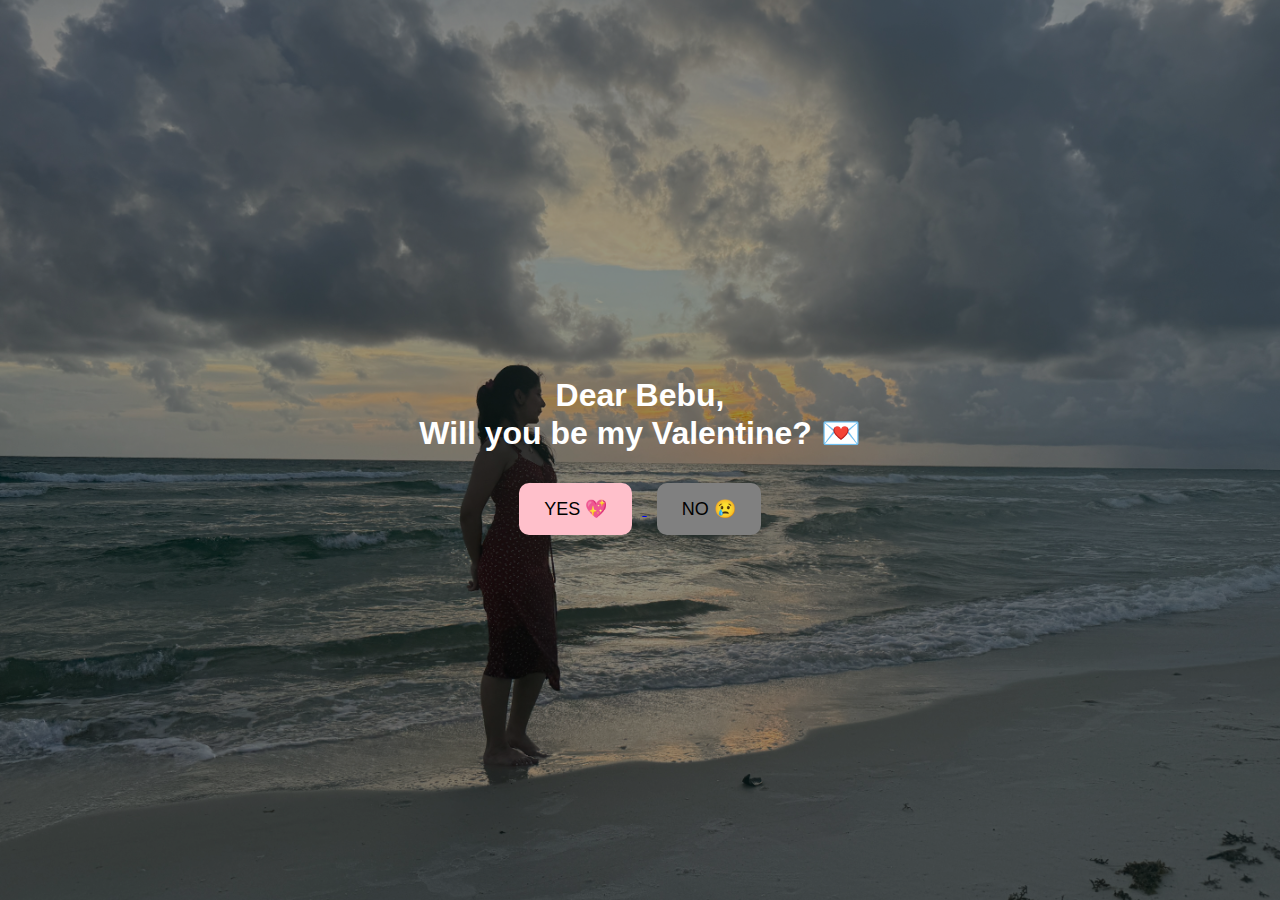
<file: index.html>
<!DOCTYPE html>
<html>
<head>
  <title>Valentine 💖</title>
  <link rel="stylesheet" href="style.css">
</head>
<body>

<div class="container">
  <h1>Dear Bebu,<br>Will you be my Valentine? 💌</h1>

  <div class="buttons">
    <a href="success.html">
      <button id="yesBtn">YES 💖</button>
    </a>

    <a href="areyousure.html">
      <button id="noBtn">NO 😢</button>
    </a>
  </div>
</div>

<script src="script.js"></script>
</body>
</html>
</file>
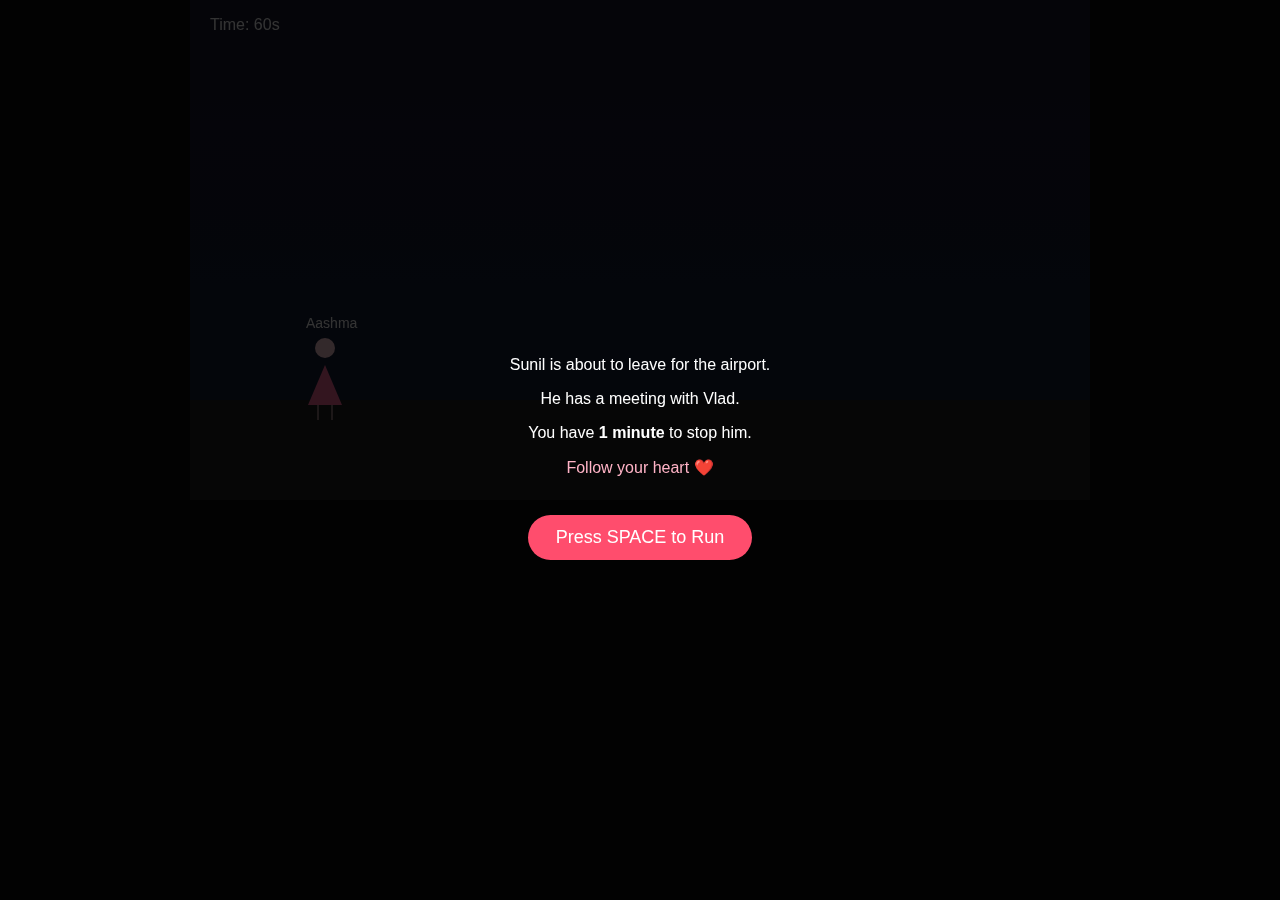
<file: aashma-runner.html>
<!DOCTYPE html>
<html>
<head>
<meta charset="UTF-8">
<title>Stop Sunil 💖</title>

<style>
html,body{
  margin:0;
  padding:0;
  background:#0b0b0b;
  overflow:hidden;
  font-family:Arial,sans-serif;
  color:white;
}
canvas{
  display:block;
  margin:auto;
  background:linear-gradient(#1a1a2e,#16213e);
}

/* OVERLAYS */
.overlay{
  position:absolute;
  inset:0;
  background:rgba(0,0,0,.8);
  display:flex;
  align-items:center;
  justify-content:center;
  text-align:center;
}
.hidden{display:none}
button{
  margin-top:22px;
  padding:12px 28px;
  font-size:18px;
  border-radius:30px;
  border:none;
  cursor:pointer;
  background:#ff4d6d;
  color:white;
}

/* CINEMA */
#cinemaInner{
  position:relative;
  max-width:90vw;
  max-height:90vh;
}
#cinemaImg{
  max-width:90vw;
  max-height:75vh;
  object-fit:contain;
  border-radius:20px;
  display:block;
}
#cinemaText{
  position:absolute;
  bottom:0;
  width:100%;
  padding:18px 22px;
  font-size:22px;
  line-height:1.4;
  background:linear-gradient(transparent, rgba(0,0,0,0.75));
  border-radius:0 0 20px 20px;
}
.fade{
  animation:fadeIn 1.5s ease forwards;
}
@keyframes fadeIn{
  from{opacity:0}
  to{opacity:1}
}
</style>
</head>

<body>

<canvas id="game" width="900" height="500"></canvas>

<!-- START -->
<div id="startScreen" class="overlay">
  <div>
    <p>Sunil is about to leave for the airport.</p>
    <p>He has a meeting with Vlad.</p>
    <p>You have <b>1 minute</b> to stop him.</p>
    <p style="color:#ffb3c6">Follow your heart ❤️</p>
    <button onclick="startGame()">Press SPACE to Run</button>
  </div>
</div>

<!-- LOSE -->
<div id="loseScreen" class="overlay hidden">
  <div>
    <h2>You were too late…</h2>
    <p>He had to leave 💔</p>
    <button onclick="location.reload()">Try Again</button>
  </div>
</div>

<!-- CINEMATIC -->
<div id="cinema" class="overlay hidden">
  <div id="cinemaInner">
    <img id="cinemaImg">
    <div id="cinemaText"></div>
  </div>
</div>

<script>
/* ========== CONFIG ========== */
const GAME_TIME_SECONDS = 60;
const SCENE_DURATION = 5500;
const GIFT_IMAGE_URL = "gift.jpg";

const CINEMA_SCENES = [
  {
    img:"aashma.jpg",
    text:"<b>Aashma:</b> Sunil… don’t go.<br>I love you.<br>I want us to stay together."
  },
  {
    img:"sunil.jpg",
    text:"<b>Sunil:</b> You came all this way for me, Bebu…<br>I’ll cancel my meeting.<br>I’ll stay with you."
  },
  {
    img:"kiss.jpg",
    text:"They stayed together.<br><b>Happily ever after 💞</b>"
  },
  {
    img:"kiss.jpg",
    text:
      "Because you followed your heart…<br>" +
      "Your king has a gift for you 💖<br>" +
      "<button onclick='window.open(\"gift.html\", \"_blank\")'>" +
      "🎁 Click here to get your gift" +
      "</button>"
  }
];

/* ========== GAME ========== */
const canvas=document.getElementById("game");
const ctx=canvas.getContext("2d");

let gameState="start";
let timer=GAME_TIME_SECONDS;
let frame=0;
let reunion=false;
let sceneIndex=0;

const player={x:120,y:360,vy:0,grounded:true};
const sunil={x:700,y:360};
const gravity=0.8, jumpForce=-14;

let obstacles=[];

/* INPUT */
document.addEventListener("keydown",e=>{
 if(e.code==="Space"){
   if(gameState==="start") startGame();
   else if(gameState==="play" && player.grounded){
     player.vy=jumpForce;
     player.grounded=false;
   }
 }
});

function startGame(){
 document.getElementById("startScreen").classList.add("hidden");
 gameState="play";
}

/* UPDATE */
function update(){
 if(gameState!=="play") return;

 frame++;
 if(frame%60===0) timer--;

 if(timer<=0){
   startReunion();
 }

 // physics
 player.vy+=gravity;
 player.y+=player.vy;
 if(player.y>=360){
   player.y=360;
   player.vy=0;
   player.grounded=true;
 }

 // spawn boulders
 if(frame%120===0){
   obstacles.push({x:canvas.width+40,y:388,w:18,h:24});
 }

 // move boulders
 obstacles.forEach(o=>o.x-=4);
 obstacles=obstacles.filter(o=>o.x>-50);

 // collision
 obstacles.forEach(o=>{
   if(player.x<o.x+o.w &&
      player.x+30>o.x &&
      player.y<o.y+o.h &&
      player.y+60>o.y){
     lose();
   }
 });
}

/* DRAW CHARACTERS */
function drawGirl(x,y){
 // hair
 ctx.fillStyle="#d6336c";
 ctx.beginPath();
 ctx.arc(x+15,y-12,9,Math.PI,Math.PI*2);
 ctx.fill();

 // head
 ctx.fillStyle="#ffccd5";
 ctx.beginPath();
 ctx.arc(x+15,y-12,10,0,Math.PI*2);
 ctx.fill();

 // dress
 ctx.fillStyle="#ff6b9c";
 ctx.beginPath();
 ctx.moveTo(x+15,y+5);
 ctx.lineTo(x-2,y+45);
 ctx.lineTo(x+32,y+45);
 ctx.closePath();
 ctx.fill();

 // legs
 ctx.strokeStyle="#ffccd5";
 ctx.beginPath();
 ctx.moveTo(x+8,y+45);
 ctx.lineTo(x+8,y+60);
 ctx.moveTo(x+22,y+45);
 ctx.lineTo(x+22,y+60);
 ctx.stroke();

 // name
 ctx.fillStyle="white";
 ctx.font="14px Arial";
 ctx.fillText("Aashma",x-4,y-32);
}

function drawGuy(x,y){
 ctx.fillStyle="#cce3ff";
 ctx.beginPath();
 ctx.arc(x+15,y-12,10,0,Math.PI*2);
 ctx.fill();

 ctx.fillStyle="#1c7ed6";
 ctx.fillRect(x+5,y-24,20,6);

 ctx.fillStyle="#4dabf7";
 ctx.fillRect(x+6,y,18,18);

 ctx.fillStyle="#1c3d5a";
 ctx.fillRect(x+6,y+18,7,22);
 ctx.fillRect(x+17,y+18,7,22);

 ctx.fillStyle="white";
 ctx.font="14px Arial";
 ctx.fillText("Sunil",x,y-32);
}

/* DRAW */
function draw(){
 ctx.clearRect(0,0,canvas.width,canvas.height);

 // ground
 ctx.fillStyle="#222";
 ctx.fillRect(0,400,canvas.width,100);

 // player
 drawGirl(player.x,player.y);

 // obstacles
 ctx.fillStyle="#555";
 obstacles.forEach(o=>{
   ctx.beginPath();
   ctx.arc(o.x,o.y+18,18,0,Math.PI*2);
   ctx.fill();
 });

 // sunil
 if(reunion){
   drawGuy(sunil.x,sunil.y);
 }

 // timer
 ctx.fillStyle="white";
 ctx.font="16px Arial";
 ctx.fillText(`Time: ${timer}s`,20,30);
}

/* LOOP */
function loop(){
 update();
 draw();
 requestAnimationFrame(loop);
}
loop();

/* ENDING */
function lose(){
 gameState="lose";
 document.getElementById("loseScreen").classList.remove("hidden");
}

function startReunion(){
 if(gameState!=="play") return;
 gameState="cinema";
 reunion=true;

 const run=setInterval(()=>{
   if(player.x<sunil.x-50){
     player.x+=3;
   }else{
     clearInterval(run);
     setTimeout(startCinema,1200);
   }
 },30);
}

function startCinema(){
 document.getElementById("cinema").classList.remove("hidden");
 playScene();
}

function playScene(){
 if(sceneIndex>=CINEMA_SCENES.length) return;

 const s=CINEMA_SCENES[sceneIndex];
 const img=document.getElementById("cinemaImg");
 const txt=document.getElementById("cinemaText");

 img.src=s.img;
 txt.innerHTML=s.text;

 img.className="fade";
 txt.className="fade";

 sceneIndex++;
 setTimeout(playScene,SCENE_DURATION);
}

</script>

</body>
</html>
</file>
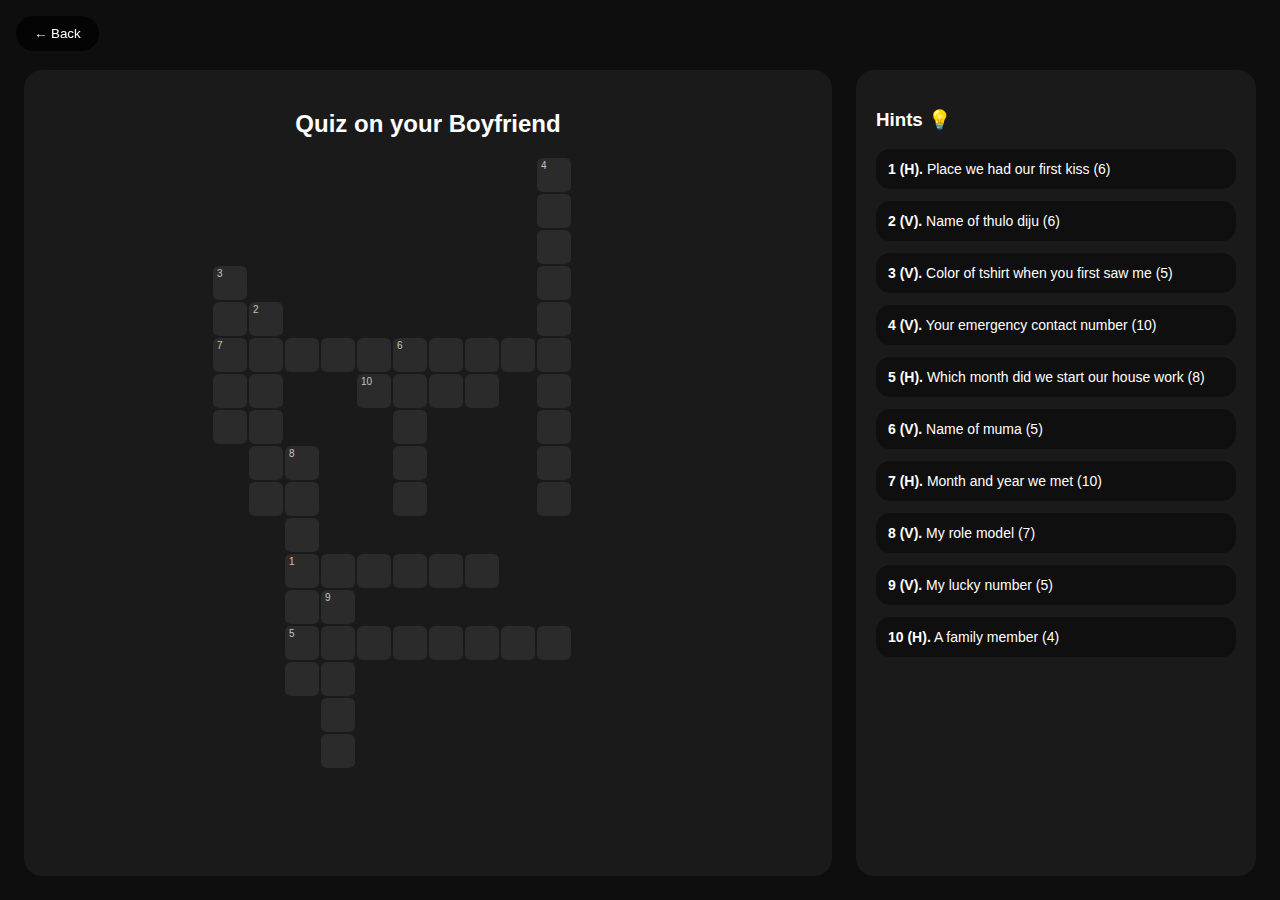
<file: crossword.html>
<!DOCTYPE html>
<html>
<head>
<meta charset="UTF-8">
<title>Quiz on your Boyfriend</title>

<style>
  body{margin:0;font-family:Arial,sans-serif;background:#0e0e0e;color:#fff}
  #backBtn{
    position:fixed;top:16px;left:16px;padding:10px 18px;border-radius:20px;
    border:none;background:rgba(0,0,0,.7);color:#fff;cursor:pointer;z-index:999
  }
  .wrap{display:flex;gap:24px;height:100vh;padding:70px 24px 24px;box-sizing:border-box}
  .board{
    flex:1;background:rgba(255,255,255,.05);border-radius:18px;padding:20px;
    display:flex;flex-direction:column;align-items:center
  }
  .grid{display:grid;grid-template-columns:repeat(12,34px);gap:2px}
  .cell{width:34px;height:34px;background:rgba(255,255,255,.08);border-radius:6px;position:relative}
  .cell.empty{background:transparent}
  .cell input{
    width:100%;height:100%;border:none;outline:none;background:transparent;color:#fff;
    text-align:center;font-size:16px;font-weight:700;text-transform:uppercase
  }
  .cell.correct{background:rgba(80,200,120,.25)}
  .cell.incorrect{background:rgba(255,80,80,.25)}
  .cell-number{position:absolute;top:2px;left:4px;font-size:10px;opacity:.7}

  .panel{width:360px;background:rgba(255,255,255,.05);border-radius:18px;padding:20px;overflow:auto}
  .hint{background:rgba(0,0,0,.4);border-radius:14px;padding:12px;margin-bottom:12px;font-size:14px}
  #giftBox{display:none;margin-top:16px;padding:16px;border-radius:16px;background:rgba(80,200,120,.2)}
</style>
</head>

<body>
<button id="backBtn" onclick="location.href='gamehub.html'">← Back</button>

<div class="wrap">
  <div class="board">
    <h2>Quiz on your Boyfriend</h2>
    <div id="grid" class="grid"></div>
  </div>

  <div class="panel">
    <h3>Hints 💡</h3>
    <div class="hint"><b>1 (H).</b> Place we had our first kiss (6)</div>
    <div class="hint"><b>2 (V).</b> Name of thulo diju (6)</div>
    <div class="hint"><b>3 (V).</b> Color of tshirt when you first saw me (5)</div>
    <div class="hint"><b>4 (V).</b> Your emergency contact number (10)</div>
    <div class="hint"><b>5 (H).</b> Which month did we start our house work (8)</div>
    <div class="hint"><b>6 (V).</b> Name of muma (5)</div>
    <div class="hint"><b>7 (H).</b> Month and year we met (10)</div>
    <div class="hint"><b>8 (V).</b> My role model (7)</div>
    <div class="hint"><b>9 (V).</b> My lucky number (5)</div>
    <div class="hint"><b>10 (H).</b> A family member (4)</div>

    <div id="giftBox">
    <div style="font-size:20px; font-weight:700; margin-bottom:8px;">
        🎉 Congratulations!!
    </div>

    <div style="font-size:16px; margin-bottom:16px;">
        You got <b>everything</b> correct 💖<br>
        You win a gift from your boyfriend.
    </div>

    <button
        style="padding:10px 18px; border-radius:18px; border:none; cursor:pointer;"
        onclick="window.open('gift2.html','_blank')"
    >
        Click here to claim 💝
    </button>

    <br><br>

    <button onclick="location.href='gamehub.html'">
        Back to GameHub
    </button>
    </div>

<script>
  // GRID SIZE (matches your layout)
  const ROWS = 17;  // 0..16
  const COLS = 12;  // 0..11

  const solutions = new Map();

  function set(r,c,ch){ solutions.set(`${r},${c}`, ch); }

  // ===== EXACT PLACEMENTS FROM YOUR GRID =====

  // 4) 3347340712 vertical on far right (col 11), rows 0..9
  "3347340712".split("").forEach((ch,i)=> set(i, 9, ch));

  // 3) BLACK vertical at col 0, rows 3..7  (B L A C K)
  "BLACK".split("").forEach((ch,i)=> set(3+i, 0, ch));

  // 2) SUJANA vertical at col 1, rows 4..9  (S U J A N A)
  "SUJANA".split("").forEach((ch,i)=> set(4+i, 1, ch));

  // 7) AUGUST2024 horizontal at row 5, col 0..9
  // shares A with BLACK at (5,0) exactly
  "AUGUST2024".split("").forEach((ch,i)=> set(5, 0+i, ch));

  // 6) TULSI vertical at col 5, rows 5..9 (T U L S I)
  "TULSI".split("").forEach((ch,i)=> set(5+i, 5, ch));

  // 10) LUNA horizontal at row 6, col 6..9 (does NOT touch TULSI col 5)
  "LUNA".split("").forEach((ch,i)=> set(6, 4+i, ch));

  // 8) RONALDO vertical at col 2, rows 8..14
  "RONALDO".split("").forEach((ch,i)=> set(8+i, 2, ch));

  // 1) AUBURN horizontal at row 11, col 2..7 (crosses RONALDO at A)
  "AUBURN".split("").forEach((ch,i)=> set(11, 2+i, ch));

  // 5) DECEMBER horizontal at row 13, col 2..9 (crosses RONALDO at D)
  "DECEMBER".split("").forEach((ch,i)=> set(13, 2+i, ch));

  // 9) SEVEN vertical at col 3, rows 12..16
  "SEVEN".split("").forEach((ch,i)=> set(12+i, 3, ch));

  // ===== NUMBER LABELS (start cell of each word) =====
  const numbers = {
    "11,2": 1,  // AUBURN
    "4,1":  2,  // SUJANA
    "3,0":  3,  // BLACK
    "0,9":  4,  // 3347340712
    "13,2": 5,  // DECEMBER
    "5,5":  6,  // TULSI
    "5,0":  7,  // AUGUST2024
    "8,2":  8,  // RONALDO
    "12,3": 9,  // SEVEN
    "6,4":  10  // LUNA
  };

  // ===== RENDER =====
  const grid = document.getElementById("grid");
  const inputs = [];

  for(let r=0;r<ROWS;r++){
    for(let c=0;c<COLS;c++){
      const key = `${r},${c}`;
      const cell = document.createElement("div");
      cell.className = "cell" + (solutions.has(key) ? "" : " empty");

      if(solutions.has(key)){
        if(numbers[key]){
          const n = document.createElement("div");
          n.className = "cell-number";
          n.textContent = numbers[key];
          cell.appendChild(n);
        }

        const input = document.createElement("input");
        input.maxLength = 1;

        const sol = solutions.get(key);
        const isDigitCell = /[0-9]/.test(sol);

        input.inputMode = isDigitCell ? "numeric" : "text";

        input.oninput = () => {
          let v = (input.value || "").toUpperCase().slice(0,1);

          // keep digit cells clean
          if(isDigitCell && v && !/[0-9]/.test(v)) v = "";
          if(!isDigitCell && v && /[0-9]/.test(v)) v = "";

          input.value = v;

          cell.classList.toggle("correct", v === sol);
          cell.classList.toggle("incorrect", v && v !== sol);

          if(inputs.every(i => i.input.value === i.solution)){
            document.getElementById("giftBox").style.display = "block";
          }
        };

        cell.appendChild(input);
        inputs.push({input, solution: sol});
      }

      grid.appendChild(cell);
    }
  }
</script>
</body>
</html>
</file>
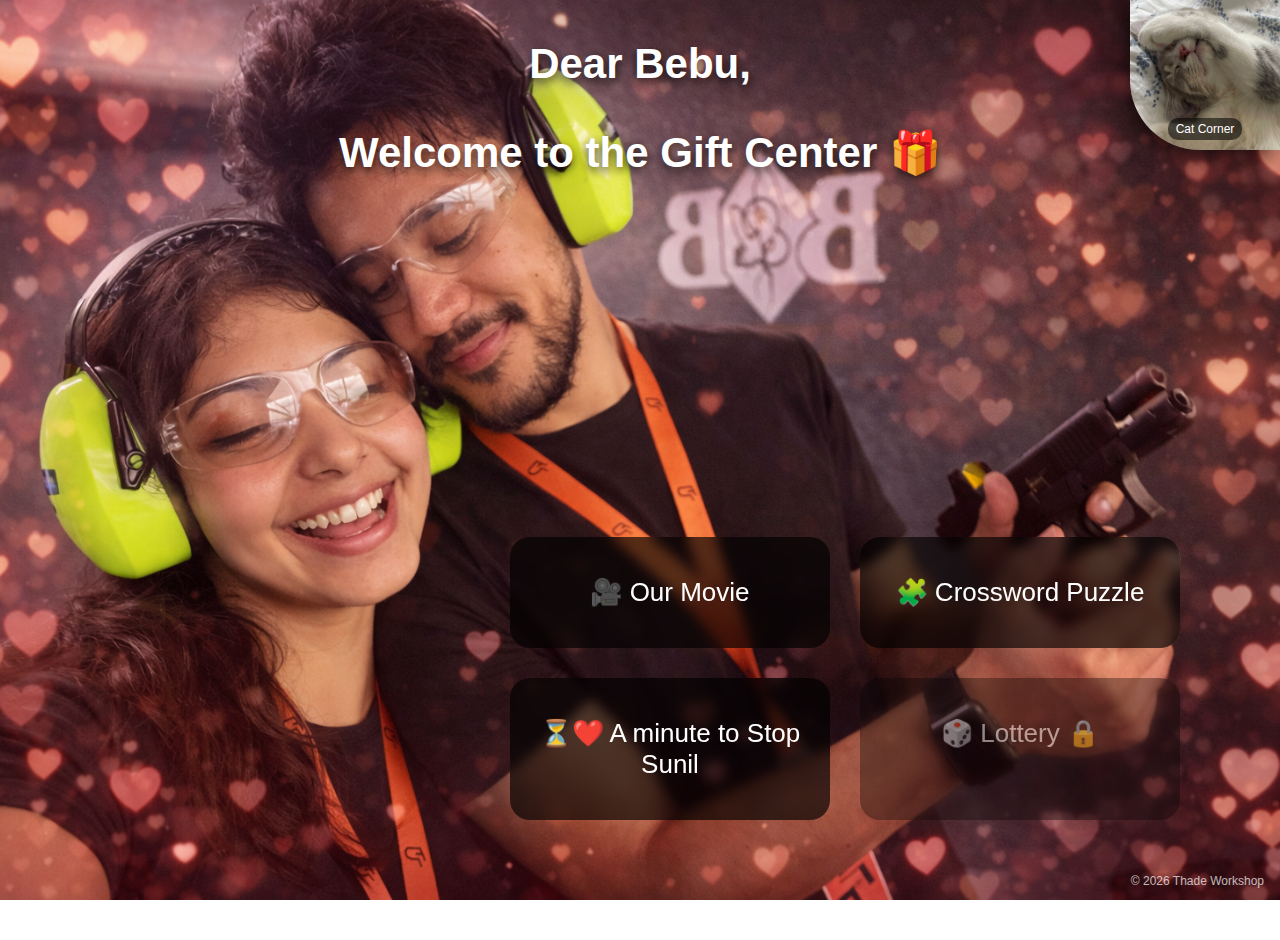
<file: gamehub.html>
<!DOCTYPE html>
<html>
<head>
  <meta charset="UTF-8" />
  <title>Game Hub 🎮</title>

  <style>
    body {
      margin: 0;
      font-family: Arial, sans-serif;
      color: white;
      text-align: center;
      background: url("gamehub.png") no-repeat center center fixed;
      background-size: cover;
      height: 100vh;
      overflow: hidden;
    }

    h1 {
      margin-top: 40px;
      font-size: 42px;
      text-shadow: 0 4px 10px rgba(0,0,0,0.7);
    }

    /* ===== CAT CORNER ===== */
    #catCorner {
      position: absolute;
      top: 0;
      right: 0;
      width: 150px;
      height: 150px;
      background: url("cat_corner.jpg") center/cover no-repeat;
      border-radius: 0 0 0 70px;
      cursor: pointer;
      box-shadow: -6px 6px 20px rgba(0,0,0,0.6);
      transition: transform 0.2s;
      display: flex;
      align-items: flex-end;
      justify-content: center;
    }

    #catCorner:hover {
      transform: scale(1.05);
    }

    #catCorner span {
      font-size: 12px;
      background: rgba(0,0,0,0.55);
      padding: 4px 8px;
      border-radius: 10px;
      margin-bottom: 10px;
    }

    /* ===== BUTTON GRID (BOTTOM RIGHT POSITIONED) ===== */
/* ===== BUTTON GRID (BOTTOM RIGHT POSITIONED) ===== */
    .grid {
      position: absolute;
      bottom: 80px;
      right: 100px;
      display: grid;
      grid-template-columns: repeat(2, 320px);
      gap: 30px;
    }

    .card {
      background: rgba(0,0,0,0.65);
      padding: 40px 20px;
      border-radius: 20px;
      font-size: 26px;
      cursor: pointer;
      transition: transform 0.2s, background 0.2s;
      backdrop-filter: blur(6px);
      text-align: center;
    }


    .card:hover {
      transform: scale(1.05);
      background: rgba(0,0,0,0.85);
    }

    .locked {
      opacity: 0.5;
    }

    /* ===== GAME MODAL ===== */
    #gameWrapper {
      display: none;
      position: fixed;
      inset: 0;
      background: rgba(0,0,0,0.85);
      z-index: 9999;
      justify-content: center;
      align-items: center;
    }

    #gameWrapper iframe {
      border: none;
      border-radius: 20px;
      width: 900px;
      height: 500px;
      background: black;
    }

    /* ===== VIDEO MODAL ===== */
    #videoWrapper {
      display: none;
      position: fixed;
      inset: 0;
      background: rgba(0,0,0,0.9);
      z-index: 9999;
      justify-content: center;
      align-items: center;
    }

    #videoWrapper iframe {
      border: none;
      border-radius: 20px;
      width: 900px;
      height: 500px;
      background: black;
    }

    .closeBtn {
      position: absolute;
      top: 20px;
      right: 30px;
      background: none;
      color: white;
      font-size: 32px;
      border: none;
      cursor: pointer;
      z-index: 10000;
    }

    .closeBtn:hover {
      color: #ff4d6d;
    }

    /* ===== COPYRIGHT ===== */
    #copyright {
      position: absolute;
      bottom: 12px;
      right: 16px;
      font-size: 12px;
      opacity: 0.7;
    }
  </style>
</head>

<body>

  <!-- CAT CORNER -->
  <div id="catCorner" onclick="openCatCorner()">
    <span>Cat Corner</span>
  </div>

  <h1>Dear Bebu,</h1>
  <h1>Welcome to the Gift Center 🎁</h1>

  <!-- BUTTON GRID -->
  <div class="grid">
    <div class="card" onclick="openMemories()">🎥 Our Movie</div>

    <div class="card" onclick="window.location.href='crossword.html'">
      🧩 Crossword Puzzle
    </div>

    <div class="card" onclick="openGame('aashma-runner.html')">
      ⏳❤️ A minute to Stop Sunil
    </div>

    <div class="card locked" onclick="unlockLottery()">
      🎲 Lottery 🔒
    </div>
  </div>

  <!-- GAME MODAL -->
  <div id="gameWrapper">
    <button class="closeBtn" onclick="closeGame()">×</button>
    <iframe id="gameFrame"></iframe>
  </div>

  <!-- VIDEO MODAL -->
  <div id="videoWrapper">
    <button class="closeBtn" onclick="closeMemories()">×</button>
    <iframe
      id="memoriesVideo"
      src=""
      allow="autoplay; encrypted-media"
      allowfullscreen>
    </iframe>
  </div>

  <!-- COPYRIGHT -->
  <div id="copyright">© 2026 Thade Workshop</div>

  <script>
    const YT_EMBED = "https://www.youtube.com/embed/nih-Fs2DyYI?autoplay=1";

    function openMemories() {
      closeGame();
      document.getElementById("videoWrapper").style.display = "flex";
      document.getElementById("memoriesVideo").src = YT_EMBED;
    }

    function closeMemories() {
      document.getElementById("memoriesVideo").src = "";
      document.getElementById("videoWrapper").style.display = "none";
    }

    function openGame(src) {
      closeMemories();
      document.getElementById("gameFrame").src = src;
      document.getElementById("gameWrapper").style.display = "flex";
    }

    function closeGame() {
      document.getElementById("gameWrapper").style.display = "none";
      document.getElementById("gameFrame").src = "";
    }

    function openCatCorner() {
      window.location.href = "cat-corner.html";
    }

    function unlockLottery() {
      const code = prompt("Enter the secret passcode 🔑");
      if (code && code.trim().toUpperCase() === "LOVE2024") {
        alert("🎉 Lottery unlocked!");
        window.location.href = "lottery.html";
      } else {
        alert("❌ Wrong code");
      }
    }

    document.addEventListener("keydown", (e) => {
      if (e.key === "Escape") {
        closeGame();
        closeMemories();
      }
    });
  </script>

</body>
</html>
</file>
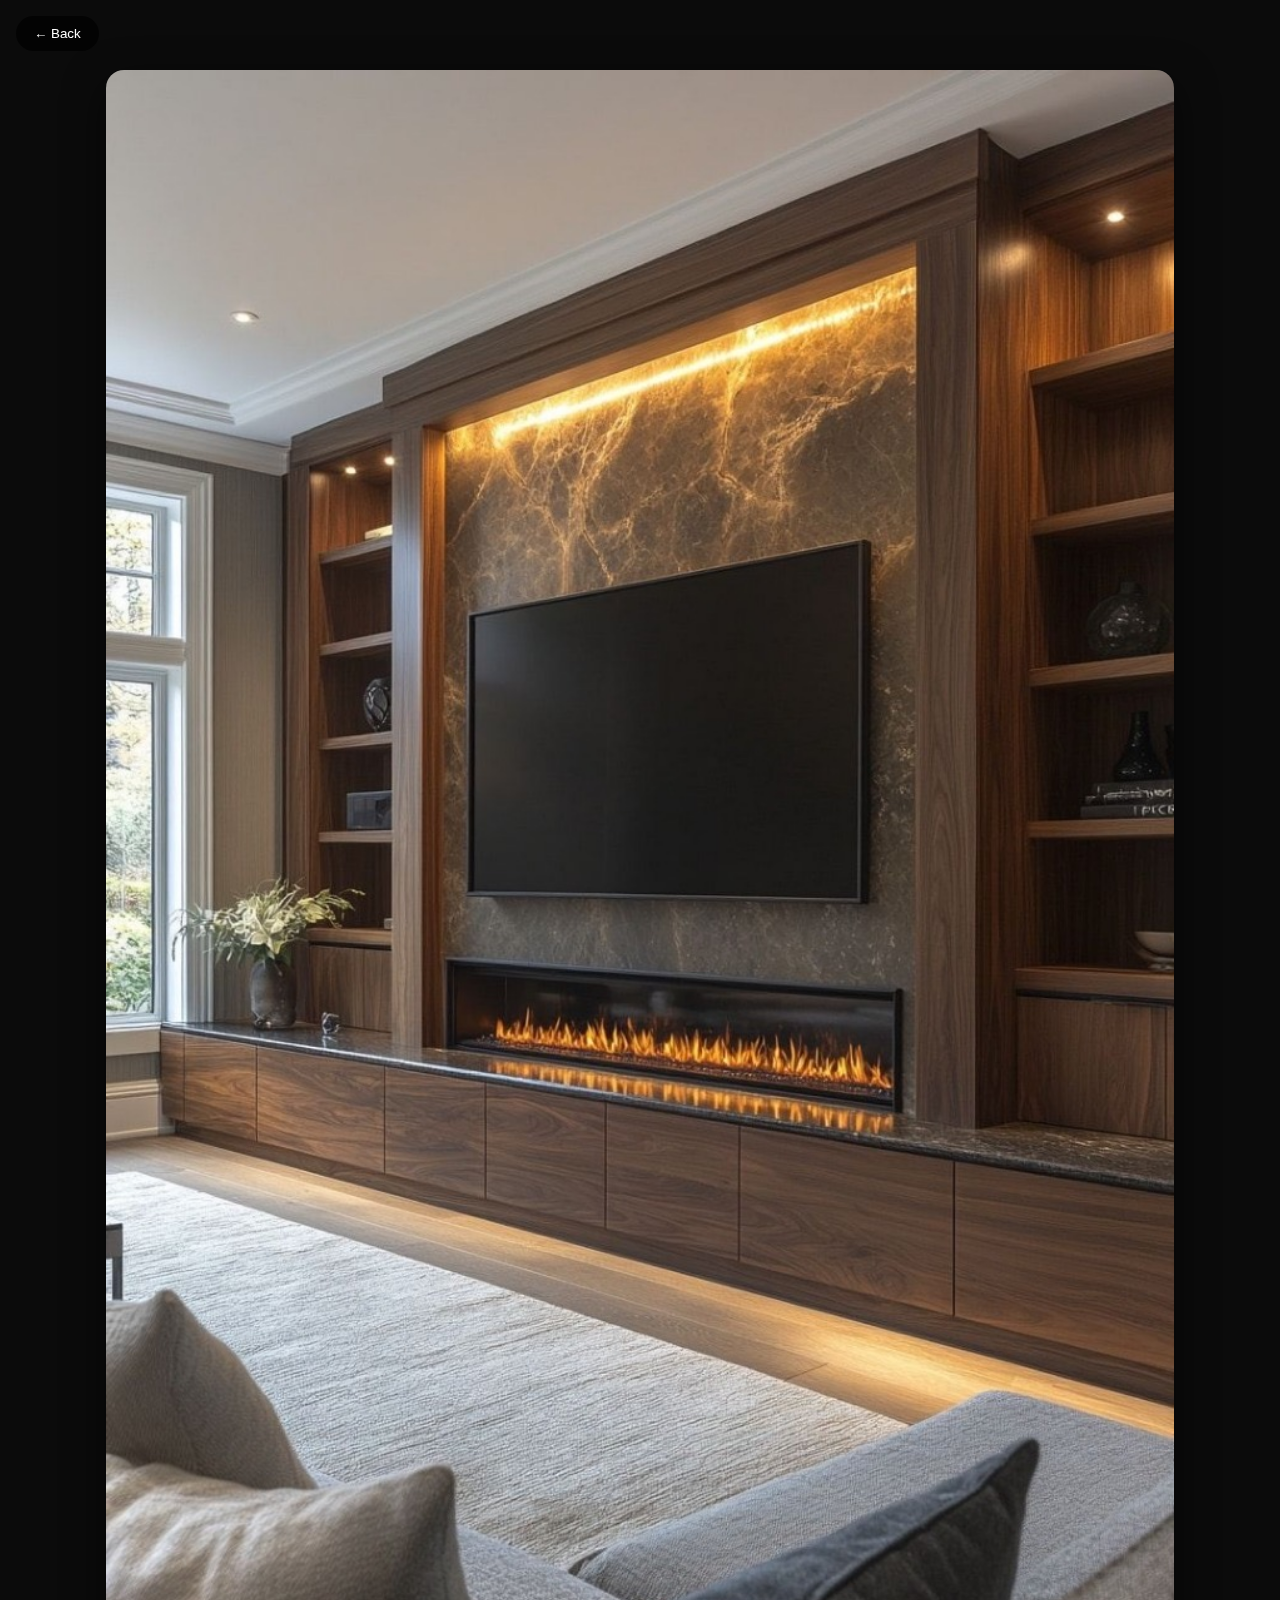
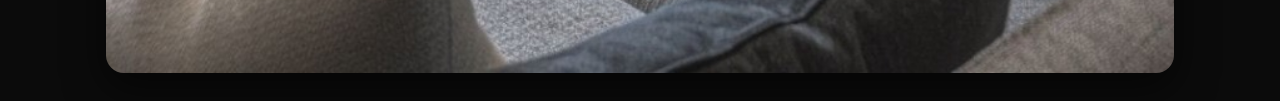
<file: gift2.html>
<!DOCTYPE html>
<html>
<head>
  <meta charset="UTF-8" />
  <title>Your Prize 🎁</title>
  <style>
    body{
      margin:0;
      background:#0b0b0b;
      font-family:Arial,sans-serif;
      color:white;
      display:flex;
      align-items:center;
      justify-content:center;
      min-height:100vh;
      overflow:auto;
    }
    #backBtn{
      position:fixed;
      top:16px;
      left:16px;
      padding:10px 18px;
      border-radius:20px;
      border:none;
      background:rgba(0,0,0,0.7);
      color:white;
      cursor:pointer;
      z-index:999;
    }
    .wrap{
      width:min(1100px, 92vw);
      padding:70px 16px 24px;
      box-sizing:border-box;
      text-align:center;
    }
    img{
      width:100%;
      height:auto;
      border-radius:18px;
      box-shadow:0 14px 40px rgba(0,0,0,0.6);
    }
  </style>
</head>
<body>
  <button id="backBtn" onclick="location.href='crossword.html'">← Back</button>

  <div class="wrap">
    <img src="gift2.JPG" alt="Gift">
  </div>
</body>
</html>
</file>
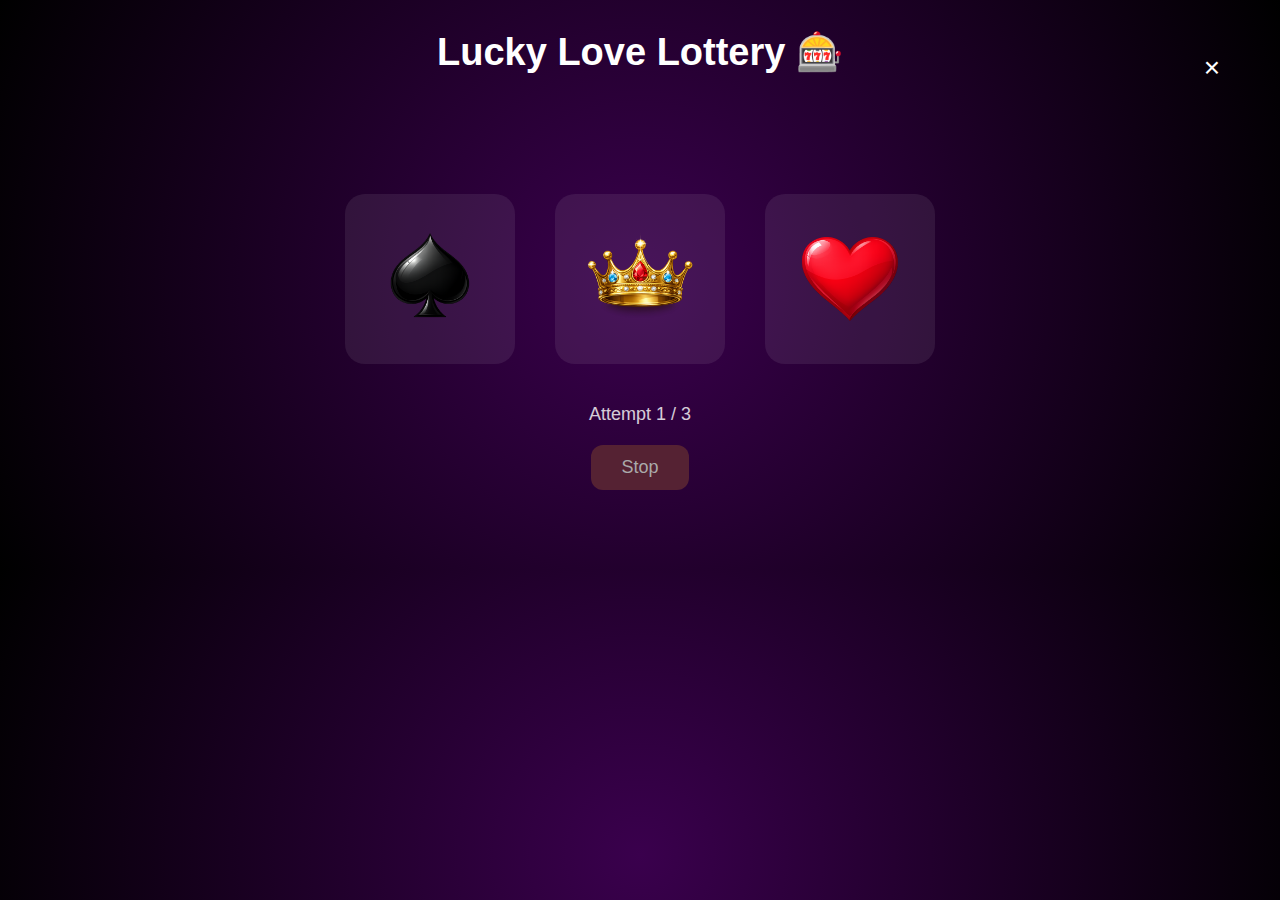
<file: lottery.html>
<!DOCTYPE html>
<html>
<head>
<title>🎰 THADE WORKSHOP LOTTERY CORNER 🎰</title>

<style>
body{
  margin:0;
  font-family:Arial, sans-serif;
  background:radial-gradient(circle,#3a004d,#000);
  color:white;
  text-align:center;
  overflow:hidden;
}

h1{
  margin-top:30px;
  font-size:38px;
}

.slot-container{
  display:flex;
  justify-content:center;
  gap:40px;
  margin-top:120px;
}

.slot{
  width:170px;
  height:170px;
  background:rgba(255,255,255,0.08);
  border-radius:20px;
  display:flex;
  align-items:center;
  justify-content:center;
}

.slot img{
  width:140px;
}

#attempt{
  margin-top:40px;
  font-size:18px;
  opacity:0.8;
}

button{
  padding:12px 30px;
  font-size:18px;
  border:none;
  border-radius:12px;
  margin-top:20px;
  cursor:pointer;
}

.active{
  background:#ff4d6d;
  color:white;
}

.inactive{
  background:#552233;
  color:#aaa;
  cursor:not-allowed;
}

#message{
  margin-top:20px;
  font-size:20px;
  min-height:60px;
  white-space:pre-line;
}

#bonusBox{
  position:absolute;
  top:15%;
  left:50%;
  transform:translateX(-50%);
  background:rgba(0,0,0,0.85);
  padding:30px 40px;
  border-radius:20px;
  border:2px solid #ff4d6d;
  width:60%;
  display:none;
  font-size:22px;
  line-height:1.6;
  white-space:pre-line;
}

#revealBtn{
  margin-top:20px;
  display:none;
  background:#ff4d6d;
  color:white;
}

#closeBtn{
  position:absolute;
  top:20px;
  right:30px;
  background:none;
  border:none;
  font-size:28px;
  color:white;
  cursor:pointer;
}
</style>
</head>
<body>

<button id="closeBtn">×</button>

<h1>Lucky Love Lottery 🎰</h1>

<div id="bonusBox"></div>

<div class="slot-container">
  <div class="slot"><img id="slot1"></div>
  <div class="slot"><img id="slot2"></div>
  <div class="slot"><img id="slot3"></div>
</div>

<div id="attempt">Attempt 1 / 3</div>

<button id="stopBtn" class="inactive" disabled>Stop</button>

<div id="message"></div>

<button id="revealBtn">And a Gift from Him</button>

<!-- AUDIO -->
<audio id="romanticSound" src="romantic.wav" loop></audio>
<audio id="spinSound" src="spin.wav" loop></audio>
<audio id="stopSound" src="stop.wav"></audio>
<audio id="winSound" src="win.wav"></audio>

<script>

document.getElementById("closeBtn").onclick = function(){
  if(window.parent && window.parent.closeGame){
    window.parent.closeGame();
  } else {
    window.history.back();
  }
};

document.getElementById("revealBtn").onclick = function(){
  window.open("https://eGft.in/p~eHfO0iGRXWSCq","_blank");
};

const symbols = [
"heart.png",
"spade.png",
"diamond.png",
"star.png",
"ring.png",
"crown.png"
];

const scriptedResults = {
1:["spade.png","ring.png","diamond.png"],
2:["ring.png","star.png","crown.png"],
3:["heart.png","ring.png","star.png"],
bonus:["heart.png","heart.png","heart.png"]
};

let attempt = 1;
let spinning = false;
let spinInterval;
let state = "normal";
let romanticStarted = false;

const slot1 = document.getElementById("slot1");
const slot2 = document.getElementById("slot2");
const slot3 = document.getElementById("slot3");
const stopBtn = document.getElementById("stopBtn");
const bonusBox = document.getElementById("bonusBox");
const revealBtn = document.getElementById("revealBtn");

const romanticSound = document.getElementById("romanticSound");
const spinSound = document.getElementById("spinSound");
const stopSound = document.getElementById("stopSound");
const winSound = document.getElementById("winSound");

romanticSound.volume = 0.15;

function randomSymbol(){
  return symbols[Math.floor(Math.random()*symbols.length)];
}

function startSpinning(){
  spinning = true;

  spinSound.currentTime = 0;
  spinSound.play().catch(()=>{});

  spinInterval = setInterval(()=>{
    slot1.src = randomSymbol();
    slot2.src = randomSymbol();
    slot3.src = randomSymbol();
  },100);
}

function stopSpinning(){
  clearInterval(spinInterval);
  spinning = false;
  spinSound.pause();
  spinSound.currentTime = 0;
}

function activateButton(){
  stopBtn.disabled = false;
  stopBtn.className="active";

  if(!romanticStarted){
    romanticSound.play().catch(()=>{});
    romanticStarted = true;
  }
}

function deactivateButton(){
  stopBtn.disabled = true;
  stopBtn.className="inactive";
}

function nextAttemptFlow(){
  attempt++;

  if(attempt<=3){
    document.getElementById("attempt").innerText="Attempt "+attempt+" / 3";

    setTimeout(()=>{
      startSpinning();
      setTimeout(()=>activateButton(),2000);
    },2000);
  }
  else{
    showBonusFlow();
  }
}

function showBonusFlow(){

  bonusBox.style.display="block";
  bonusBox.innerText="Attempts over. Please try again tomorrow.";

  setTimeout(()=>{
    bonusBox.innerText=
    "But you have been such a nice, caring and loving girlfriend...\nYou deserve all the love and happiness";
  },12000);

  setTimeout(()=>{
    bonusBox.innerText="Here is a bonus attempt";
  },19000);

  setTimeout(()=>{
    bonusBox.style.display="none";
    document.getElementById("attempt").innerText="Attempt: Love / Everything";
    state="bonus";
    startSpinning();
    setTimeout(()=>activateButton(),2000);
  },24000);
}

stopBtn.onclick=function(){

  if(!spinning) return;

  deactivateButton();
  stopSpinning();

  stopSound.currentTime = 0;
  stopSound.play().catch(()=>{});

  if(state==="bonus"){
    slot1.src=scriptedResults.bonus[0];
    slot2.src=scriptedResults.bonus[1];
    slot3.src=scriptedResults.bonus[2];
  
    winSound.play().catch(()=>{});
  
    document.getElementById("message").innerText=
    "Winner 💖 You won the lottery.\nThe prize is your loving and caring boyfriend for lifetime.";
  
    setTimeout(()=>{
      document.getElementById("revealBtn").style.display="inline-block";
    },5000);
  
    return;
  }

  slot1.src=scriptedResults[attempt][0];
  slot2.src=scriptedResults[attempt][1];
  slot3.src=scriptedResults[attempt][2];

  nextAttemptFlow();
};

/* START */
startSpinning();
setTimeout(()=>activateButton(),2000);

</script>
</body>
</html>
</file>
<file: style.css>
body {
  margin: 0;
  font-family: Arial;
  background: url("IMG_7368.JPG") no-repeat center center/cover;
  height: 100vh;
  color: white;
  text-align: center;
}

.container {
  background: rgba(0,0,0,0.4);
  height: 100vh;
  display: flex;
  flex-direction: column;
  justify-content: center;
}

button {
  padding: 15px 25px;
  font-size: 18px;
  border-radius: 10px;
  border: none;
  margin: 10px;
  cursor: pointer;
}

#yesBtn {
  background: pink;
}

#noBtn {
  background: gray;
}
</file>
